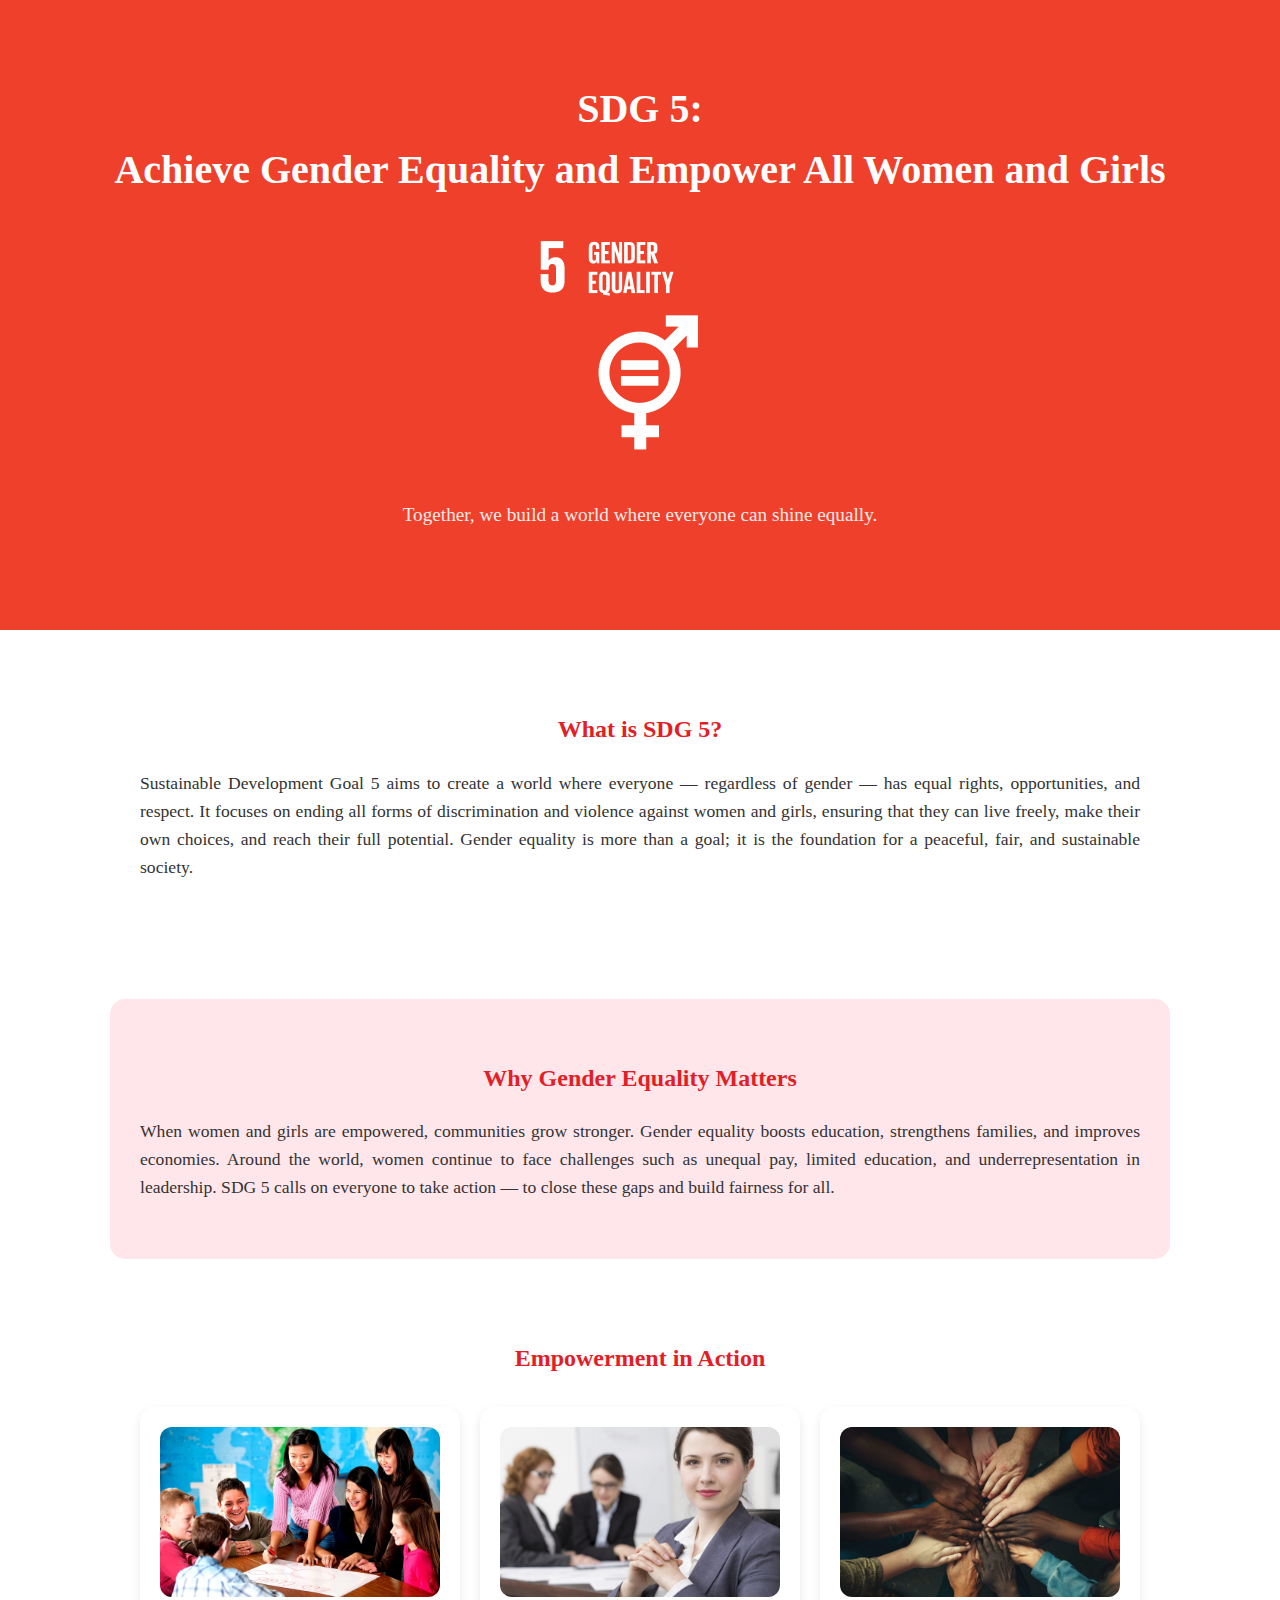
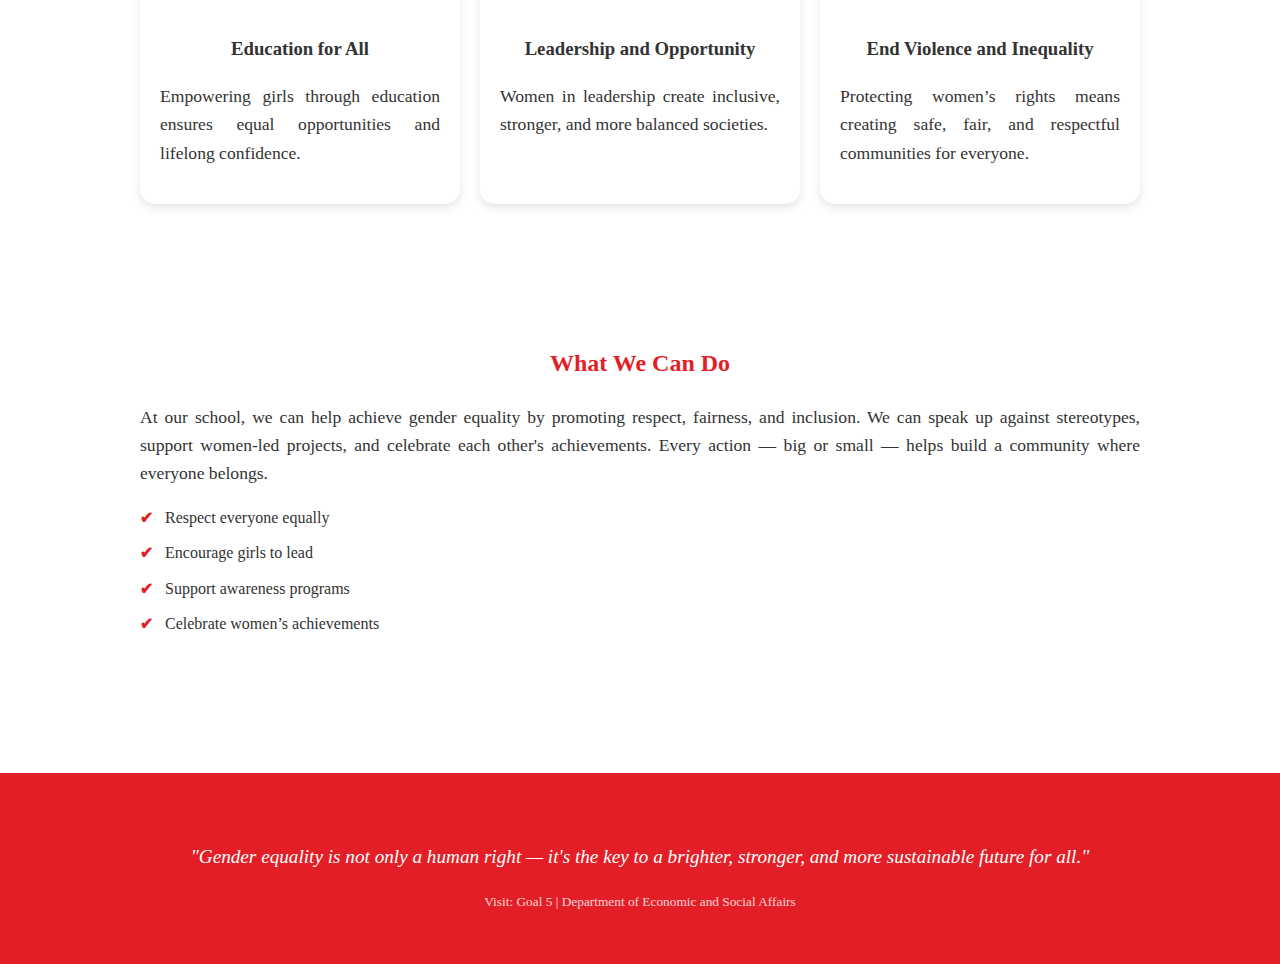
<file: index.html>
<!DOCTYPE html>
<html lang="en">
<head>
  <meta charset="UTF-8" />
  <meta name="viewport" content="width=device-width, initial-scale=1.0" />
  <title>SDG 5: Gender Equality </title>
  <link rel="stylesheet" href="style.css">
</head>
<body>

  <header>
    <h1 style="line-height: 4px;">
      SDG 5:
    </h1>
    <h1>
      Achieve Gender Equality and Empower All Women and Girls
    </h1>
    <div style="margin-top:16px;">
      <img src="images/sdg5_logo.png" alt="sdg5_logo" style="height:256px;">
    </div>
    <p>Together, we build a world where everyone can shine equally.</p>
  </header>

  <section>
    <h2>What is SDG 5?</h2>
    <p>
      Sustainable Development Goal 5 aims to create a world where everyone — regardless of gender — has equal rights, opportunities, and respect.
      It focuses on ending all forms of discrimination and violence against women and girls, ensuring that they can live freely, make their own choices, and reach their full potential.
      Gender equality is more than a goal; it is the foundation for a peaceful, fair, and sustainable society.
    </p>
  </section>

  <section class="why">
    <h2>Why Gender Equality Matters</h2>
    <p>
      When women and girls are empowered, communities grow stronger. Gender equality boosts education, strengthens families, and improves economies.
      Around the world, women continue to face challenges such as unequal pay, limited education, and underrepresentation in leadership.
      SDG 5 calls on everyone to take action — to close these gaps and build fairness for all.
    </p>
  </section>

  <section>
    <h2>Empowerment in Action</h2>
    <div class="cards">
      <div class="card">
        <img src="images/education.jpg" alt="Education for All">
        <h3>Education for All</h3>
        <p>Empowering girls through education ensures equal opportunities and lifelong confidence.</p>
      </div>
      <div class="card">
        <img src="images/leadership.jpg" alt="Leadership and Opportunity">
        <h3>Leadership and Opportunity</h3>
        <p>Women in leadership create inclusive, stronger, and more balanced societies.</p>
      </div>
      <div class="card">
        <img src="images/unity.jpg" alt="End Violence and Inequality">
        <h3>End Violence and Inequality</h3>
        <p>Protecting women’s rights means creating safe, fair, and respectful communities for everyone.</p>
      </div>
    </div>
  </section>

  <section>
    <h2>What We Can Do</h2>
    <p>
      At our school, we can help achieve gender equality by promoting respect, fairness, and inclusion.
      We can speak up against stereotypes, support women-led projects, and celebrate each other's achievements.
      Every action — big or small — helps build a community where everyone belongs.
    </p>
    <ul>
      <li>Respect everyone equally</li>
      <li>Encourage girls to lead</li>
      <li>Support awareness programs</li>
      <li>Celebrate women’s achievements</li>
    </ul>
  </section>

  <footer>
    <p>"Gender equality is not only a human right — it's the key to a brighter, stronger, and more sustainable future for all."</p>
    <small>Visit: <a href="https://sdgs.un.org/goals/goal5" style="color: #ffffff; text-decoration: none; "> Goal 5 | Department of Economic and Social Affairs </a></small>
  </footer>

</body>
</html>
</file>
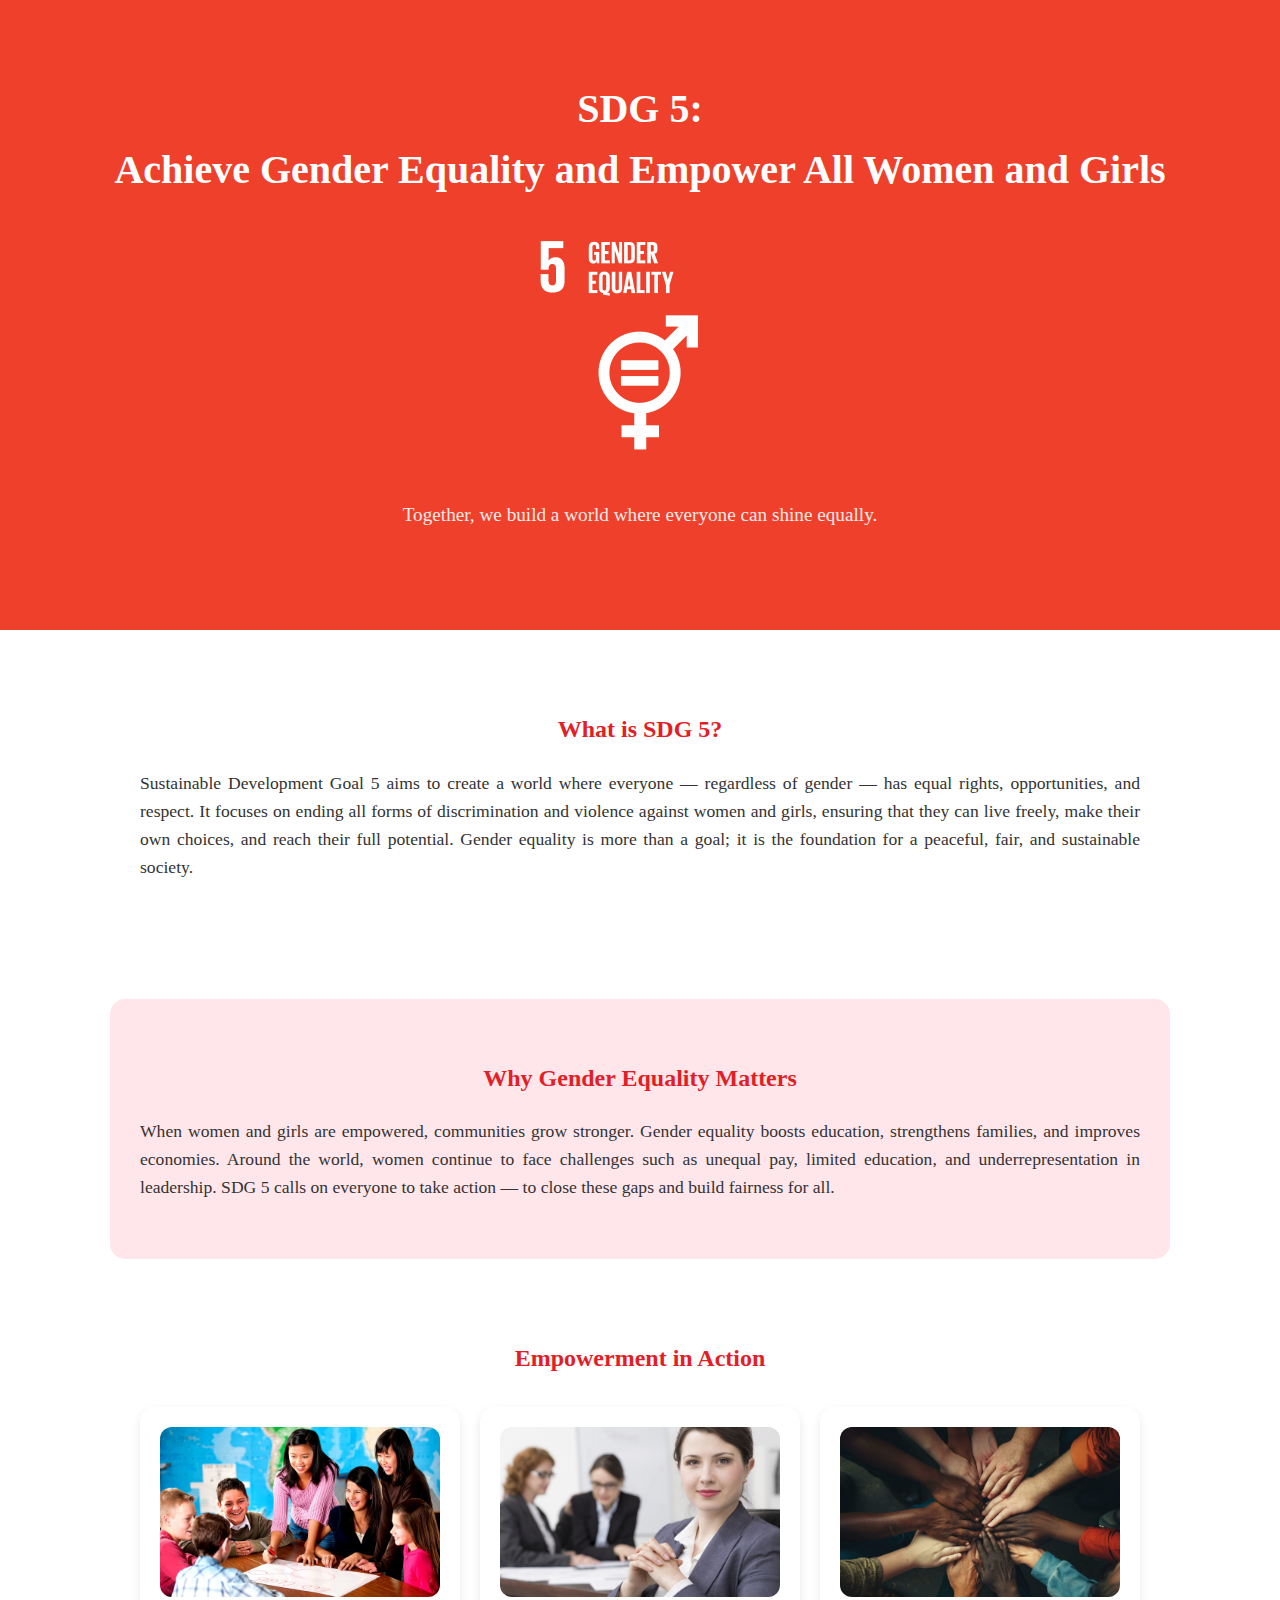
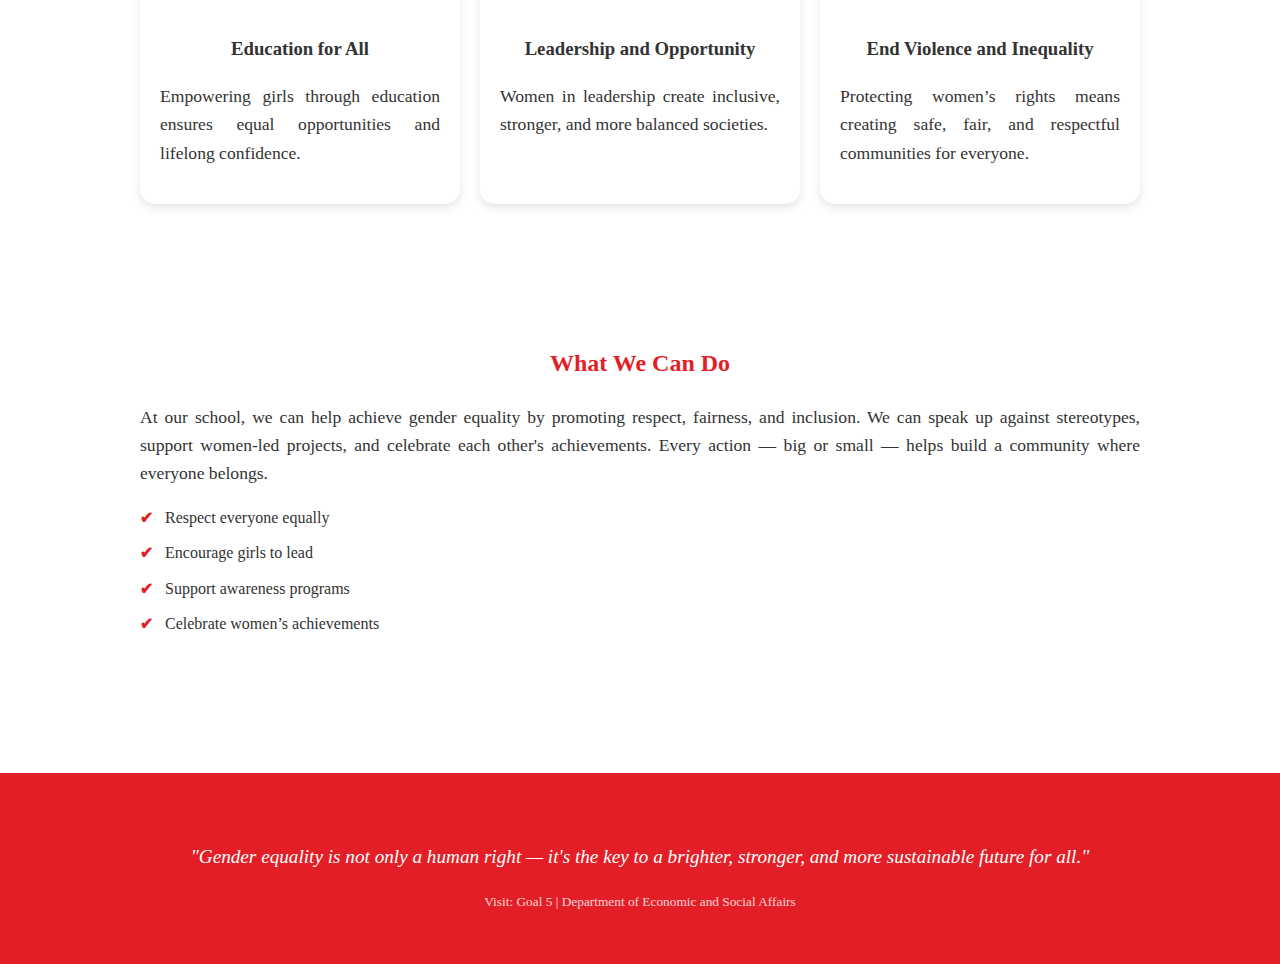
<file: SDG5.html>
<!DOCTYPE html>
<html lang="en">
<head>
  <meta charset="UTF-8" />
  <meta name="viewport" content="width=device-width, initial-scale=1.0" />
  <title>SDG 5: Gender Equality </title>
  <link rel="stylesheet" href="style.css">
</head>
<body>

  <header>
    <h1 style="line-height: 4px;">
      SDG 5:
    </h1>
    <h1>
      Achieve Gender Equality and Empower All Women and Girls
    </h1>
    <div style="margin-top:16px;">
      <img src="images/sdg5_logo.png" alt="sdg5_logo" style="height:256px;">
    </div>
    <p>Together, we build a world where everyone can shine equally.</p>
  </header>

  <section>
    <h2>What is SDG 5?</h2>
    <p>
      Sustainable Development Goal 5 aims to create a world where everyone — regardless of gender — has equal rights, opportunities, and respect.
      It focuses on ending all forms of discrimination and violence against women and girls, ensuring that they can live freely, make their own choices, and reach their full potential.
      Gender equality is more than a goal; it is the foundation for a peaceful, fair, and sustainable society.
    </p>
  </section>

  <section class="why">
    <h2>Why Gender Equality Matters</h2>
    <p>
      When women and girls are empowered, communities grow stronger. Gender equality boosts education, strengthens families, and improves economies.
      Around the world, women continue to face challenges such as unequal pay, limited education, and underrepresentation in leadership.
      SDG 5 calls on everyone to take action — to close these gaps and build fairness for all.
    </p>
  </section>

  <section>
    <h2>Empowerment in Action</h2>
    <div class="cards">
      <div class="card">
        <img src="images/education.jpg" alt="Education for All">
        <h3>Education for All</h3>
        <p>Empowering girls through education ensures equal opportunities and lifelong confidence.</p>
      </div>
      <div class="card">
        <img src="images/leadership.jpg" alt="Leadership and Opportunity">
        <h3>Leadership and Opportunity</h3>
        <p>Women in leadership create inclusive, stronger, and more balanced societies.</p>
      </div>
      <div class="card">
        <img src="images/unity.jpg" alt="End Violence and Inequality">
        <h3>End Violence and Inequality</h3>
        <p>Protecting women’s rights means creating safe, fair, and respectful communities for everyone.</p>
      </div>
    </div>
  </section>

  <section>
    <h2>What We Can Do</h2>
    <p>
      At our school, we can help achieve gender equality by promoting respect, fairness, and inclusion.
      We can speak up against stereotypes, support women-led projects, and celebrate each other's achievements.
      Every action — big or small — helps build a community where everyone belongs.
    </p>
    <ul>
      <li>Respect everyone equally</li>
      <li>Encourage girls to lead</li>
      <li>Support awareness programs</li>
      <li>Celebrate women’s achievements</li>
    </ul>
  </section>

  <footer>
    <p>"Gender equality is not only a human right — it's the key to a brighter, stronger, and more sustainable future for all."</p>
    <small>Visit: <a href="https://sdgs.un.org/goals/goal5" style="color: #ffffff; text-decoration: none; "> Goal 5 | Department of Economic and Social Affairs </a></small>
  </footer>

</body>
</html>
</file>
<file: style.css>
body {
  margin: 0;
  background-color: #fff;
  color: #333;
  line-height: 1.6;
}

header {
  background: linear-gradient(135deg, #ee402a, #ee402a);
  color: white;
  text-align: center;
  padding: 80px 20px;
}

header h1 {
  font-size: 2.5em;
  margin-bottom: 10px;
}

header p {
  font-size: 1.2em;
  opacity: 0.9;
}

section {
  padding: 60px 20px;
  max-width: 1000px;
  margin: auto;
}

section h2 {
  color: #e41e26;
  text-align: center;
  margin-bottom: 20px;
}

section p {
  text-align: justify;
  font-size: 1.1em;
}

.why {
  background-color: #ffe6eb;
  border-radius: 15px;
  padding: 40px 30px;
  margin-top: 40px;
}

.cards {
  display: grid;
  grid-template-columns: repeat(auto-fit, minmax(250px, 1fr));
  gap: 20px;
  margin-top: 30px;
}

.card {
  background-color: white;
  border-radius: 15px;
  box-shadow: 0 4px 10px rgba(0, 0, 0, 0.1);
  padding: 20px;
  text-align: center;
  transition: transform 0.3s ease;
}

.card:hover {
  transform: translateY(-5px);
}

.card img {
  width: 100%;
  border-radius: 12px;
  height: 170px;
  object-fit: cover;
  margin-bottom: 10px;
}

ul {
  list-style: none;
  padding: 0;
  margin-top: 15px;
}

ul li {
  margin: 10px 0;
  padding-left: 25px;
  position: relative;
}

ul li::before {
  content: "✔";
  position: absolute;
  left: 0;
  color: #e41e26;
  font-weight: bold;
}

footer {
  background-color: #e41e26;
  color: white;
  text-align: center;
  padding: 50px 20px;
  margin-top: 60px;
}

footer p {
  font-size: 1.2em;
  margin-bottom: 15px;
  font-style: italic;
}

footer small {
  opacity: 0.8;
}

@media (max-width: 600px) {
  header h1 {
    font-size: 2em;
  }
  section {
    padding: 40px 15px;
  }
}
</file>
